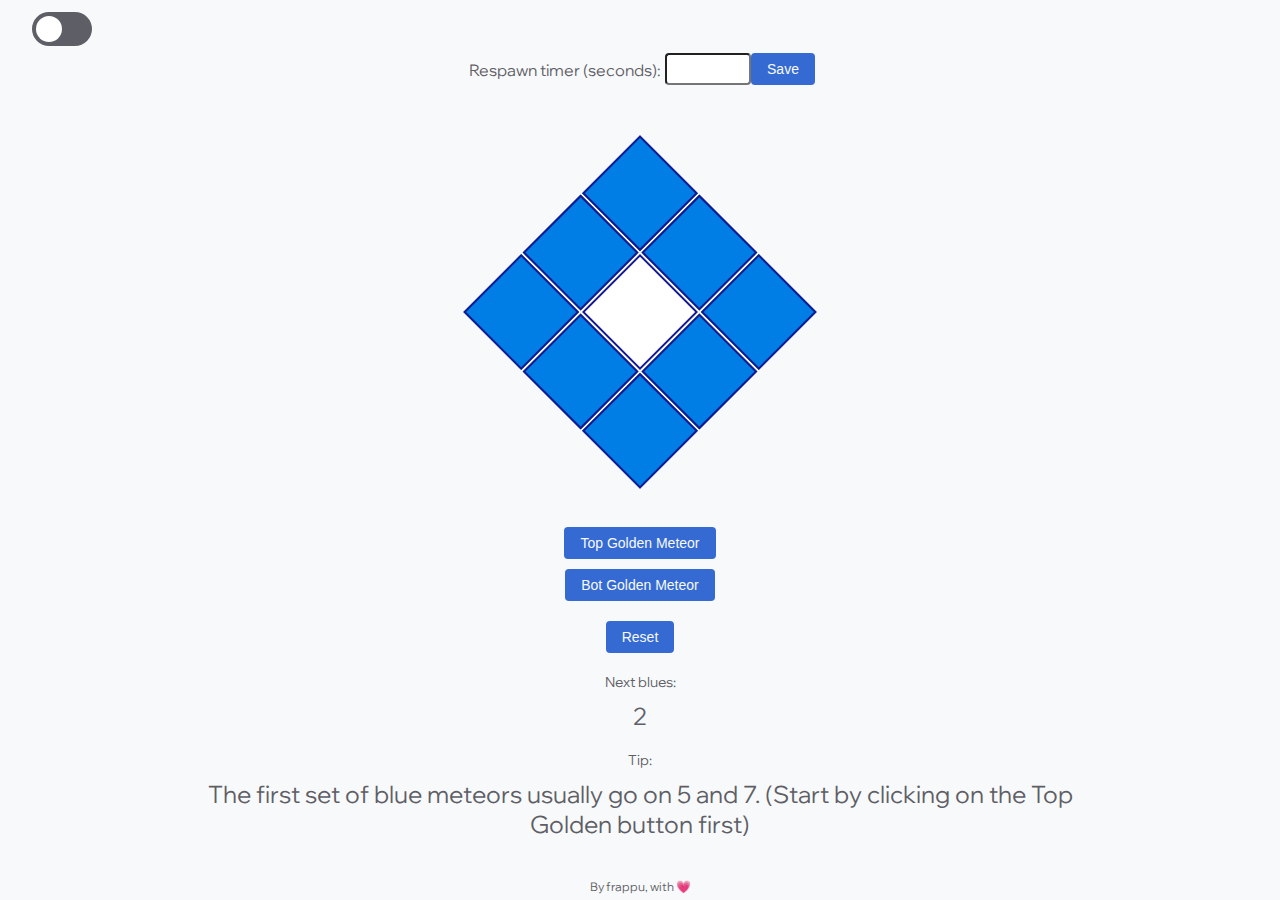
<file: index.html>
<!DOCTYPE html>
<html>
  <head>
    <title>Brelshaza G6 NM tiles noob tool</title>
    <link rel="stylesheet" type="text/css" href=styles\styles.css>
    <link rel="stylesheet" type="text/css" href=styles\nightmode.css>
  </head>
  <body>
    <div class="nightMode">
      <label class="toggle-switch">
        <input type="checkbox" class="night" id="toggleCheckbox" />
        <span class="toggle-slider"></span>
      </label>
    </div>

    <div class="input" id="textOne">
      <label for="numericInput" class="input">Respawn timer (seconds):</label>
      <input type="number" id="numericInput" />
      <button class="input-button" id="saveButton">Save</button>
    </div>
    <div class="grid-container" id="gridContainer"></div>

    <div class="grid-buttons">
      <button id="topGoldenMeteorButton">Top Golden Meteor</button>
      <button id="botGoldenMeteorButton">Bot Golden Meteor</button>
      <button id="resetButton">Reset</button>
    </div>

    <div class="container" id="textTwo">
      <span id="blues">Next blues:</span>
      <span id="nextSequence"></span>
      <span id="tip">Tip:</span>
      <span id="nextTextSequence"></span>
      <span id="by">By frappu, with &#128151;</span>
    </div>
    
    <script src="scripts\scripts.js"></script>
    <script src="scripts\nightmode.js"></script>
  </body>
</html>
</file>
